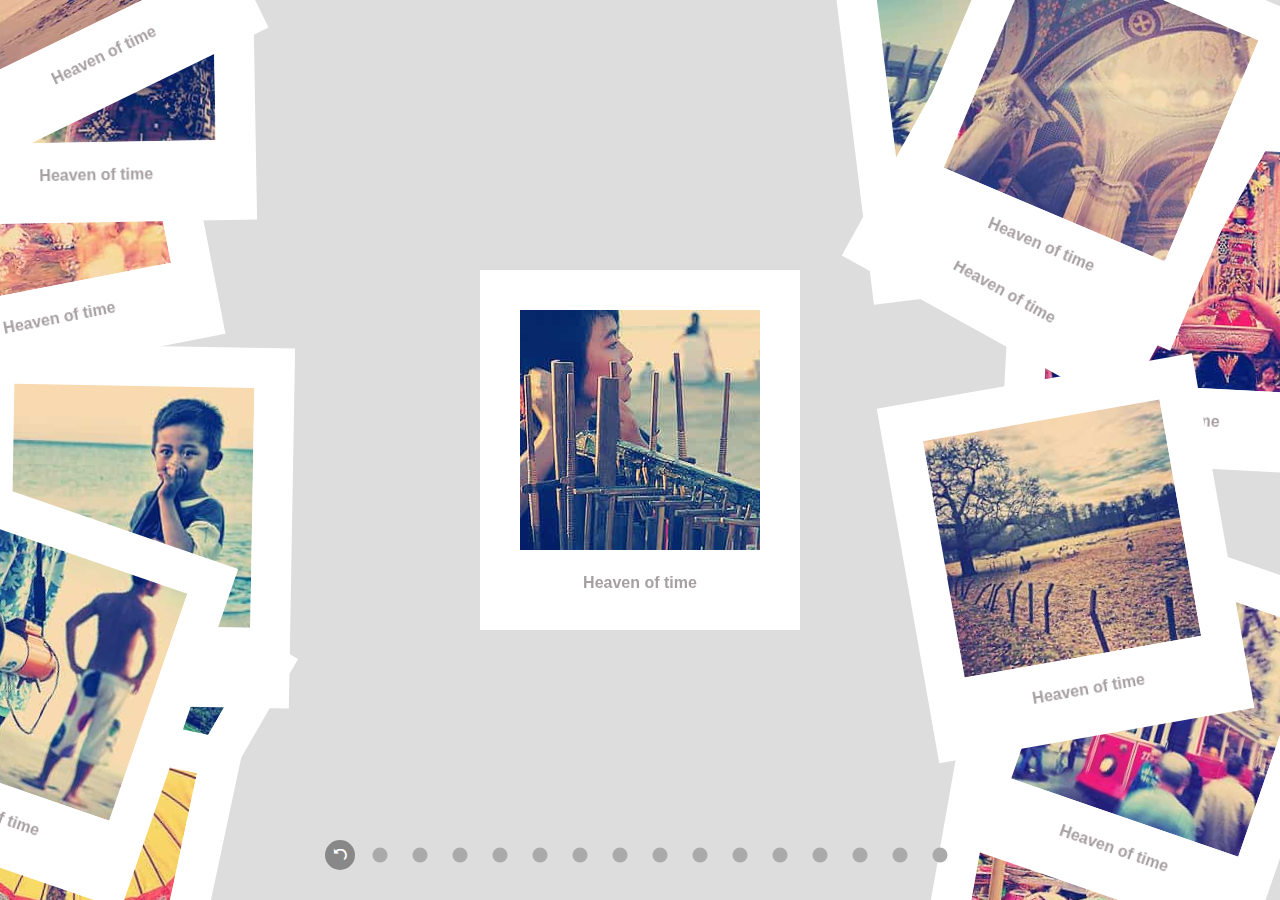
<file: 6061/index.html>
<!doctype html>
<html>

<head>
  <meta charset="utf-8">
  <title>gallery-by-react</title>
  <link rel="shortcut icon" href="favicon.ico" type="image/x-icon">
  <meta http-equiv="X-UA-Compatible" content="IE=edge,chrome=1">
  <meta name="description" content="">
  <meta name="viewport" content="width=device-width, initial-scale=1.0, maximum-scale=1.0, user-scalable=no">
<link href="index-7f1445f5927a212a71d9.min.css" rel="stylesheet"></head>

<body>
  <div id="app" class="content">

  </div>
<script type="text/javascript" src="manifest-8cbce85541ede2916241.min.js"></script><script type="text/javascript" src="vendor-dbc65975243bc7c84bca.min.js"></script><script type="text/javascript" src="index-0a507366a9b9f7e9fea6.min.js"></script></body>

</html>
</file>
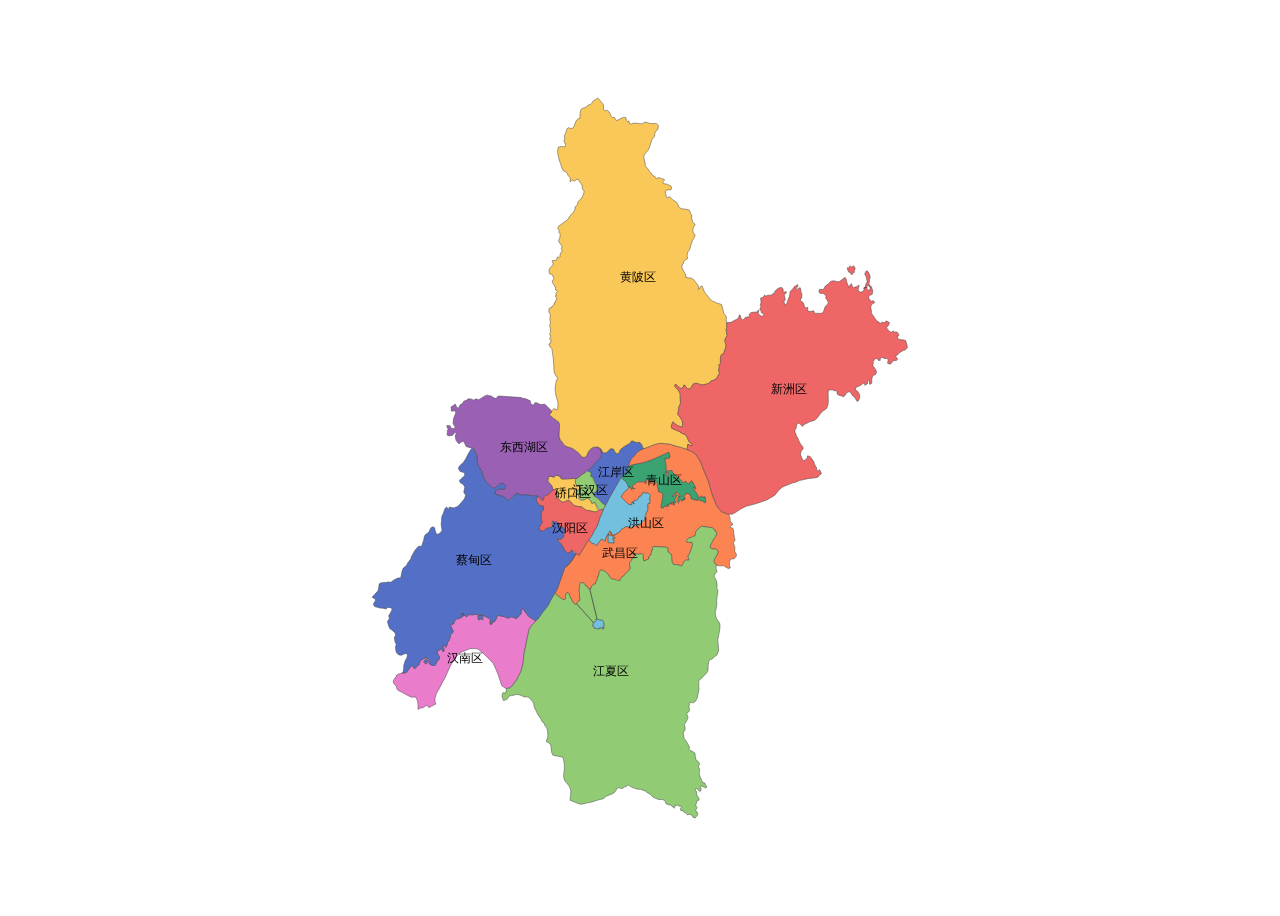
<file: web/6062/index.html>
<!DOCTYPE html>
<html lang="en">
<head>
    <meta charset="UTF-8">
    <meta http-equiv="X-UA-Compatible" content="IE=edge">
    <meta name="viewport" content="width=device-width, initial-scale=1.0">
    <title>Document</title>
    <style type="text/css">
        #map {
            width: 100%;
            height: 900px;
        }
    </style>
</head>
<body>
    <div id="map"></div>

    <script src="./lib/echarts.min.js"></script>
    <script src="./lib/jquery.min.js"></script>
    <script>
        $.get('json/420100_full.json', function (json) {
            window.json = json;
            echarts.registerMap('wuhan', json);
            const colorArr = ['#5470c6', '#91cc75', '#fac858', '#ee6666', '#73c0de', '#3ba272', '#fc8452', '#9a60b4', '#ea7ccc',
            '#5470c6', '#91cc75', '#fac858', '#ee6666', '#73c0de', '#3ba272', '#fc8452', '#9a60b4', '#ea7ccc'];
            const data = json.features.map((item, index) => ({
                name: item.properties.name,
                label: { 
                    show: true
                 },
                itemStyle: {
                    areaColor: colorArr[index]
                }
            }));
            var chart = echarts.init(document.getElementById('map'));
            chart.setOption({
                series: [{
                    type: 'map',
                    map: 'wuhan',
                    scaleLimit: {
                        min: 0.5,
                        max: 5
                    },
                    roam: true,
                    data: data,
                }],
            });

            chart.on('click', function (params) {
                console.log(params);
            });
        });
    </script>
</body>
</html>
</file>
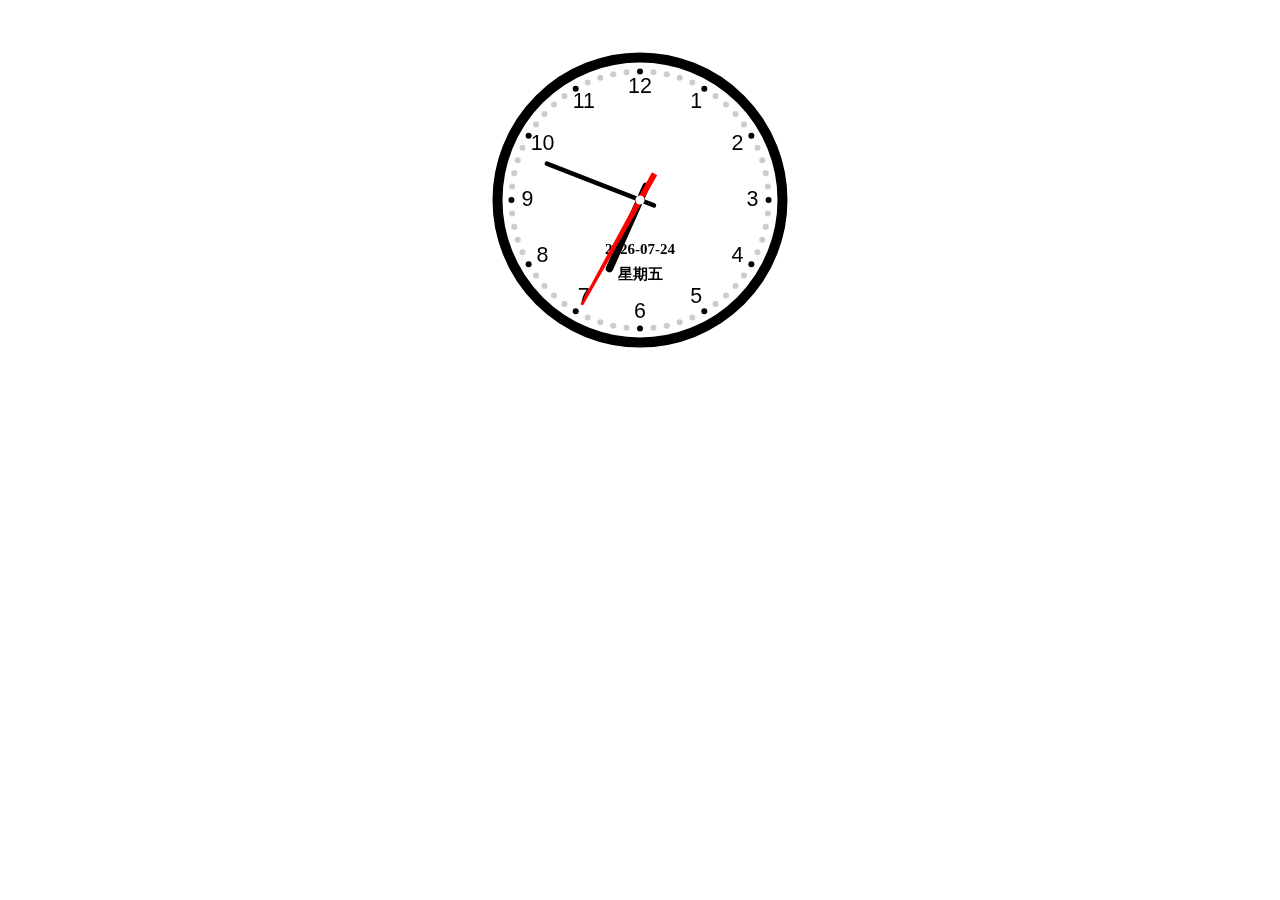
<file: web/6063/index.html>
<!DOCTYPE html>
<html>

<head>
    <meta charset="utf-8" />
    <meta name="viewport" content="width=device-width,initial-scale=1,minimum-scale=1,maximum-scale=1,user-scalable=no" />
    <title>canvas时钟</title>
    <link rel="shortcut icon" href="./favicon.ico" type="image/x-icon">
    <style type="text/css">
        #container {
            margin: 50px auto;
            width: calc(100% - 1100px);
            min-width: 300px;
        }
    </style>
</head>

<body>
    <div id="container"></div>
</body>
<script src="js/clock.js" type="text/javascript"></script>
<script type="text/javascript">
    var clock = new Clock({
        id: 'container'
    });

    // 相应window resize事件
    window.addEventListener('resize', function () {
        clock.destroy();
        clock.init();
    });
</script>

</html>
</file>
<file: 6061/index-7f1445f5927a212a71d9.min.css>
/*! gallery-by-react-with-webpack3 v1.0.0 | MIT License | 2020-12-8 */
/*! normalize.css v4.1.1 | MIT License | github.com/necolas/normalize.css */html{font-family:sans-serif;line-height:1.15;-ms-text-size-adjust:100%;-webkit-text-size-adjust:100%}body{margin:0}article,aside,details,figcaption,figure,footer,header,main,menu,nav,section,summary{display:block}audio,canvas,progress,video{display:inline-block}audio:not([controls]){display:none;height:0}progress{vertical-align:baseline}[hidden],template{display:none}a{background-color:transparent;-webkit-text-decoration-skip:objects}a:active,a:hover{outline-width:0}abbr[title]{border-bottom:none;text-decoration:underline;-webkit-text-decoration:underline dotted;-moz-text-decoration:underline dotted;text-decoration:underline dotted}b,strong{font-weight:inherit;font-weight:bolder}dfn{font-style:italic}h1{font-size:2em;margin:.67em 0}mark{background-color:#ff0;color:#000}small{font-size:80%}sub,sup{font-size:75%;line-height:0;position:relative;vertical-align:baseline}sub{bottom:-.25em}sup{top:-.5em}img{border-style:none}svg:not(:root){overflow:hidden}code,kbd,pre,samp{font-family:monospace,monospace;font-size:1em}figure{margin:1em 40px}hr{-webkit-box-sizing:content-box;-moz-box-sizing:content-box;box-sizing:content-box;height:0;overflow:visible}button,input,optgroup,select,textarea{font:inherit;margin:0}optgroup{font-weight:700}button,input{overflow:visible}button,select{text-transform:none}[type=reset],[type=submit],button,html [type=button]{-webkit-appearance:button}[type=button]::-moz-focus-inner,[type=reset]::-moz-focus-inner,[type=submit]::-moz-focus-inner,button::-moz-focus-inner{border-style:none;padding:0}[type=button]:-moz-focusring,[type=reset]:-moz-focusring,[type=submit]:-moz-focusring,button:-moz-focusring{outline:1px dotted ButtonText}fieldset{border:1px solid silver;margin:0 2px;padding:.35em .625em .75em}legend{-webkit-box-sizing:border-box;-moz-box-sizing:border-box;box-sizing:border-box;color:inherit;display:table;max-width:100%;padding:0;white-space:normal}textarea{overflow:auto}[type=checkbox],[type=radio]{-webkit-box-sizing:border-box;-moz-box-sizing:border-box;box-sizing:border-box;padding:0}[type=number]::-webkit-inner-spin-button,[type=number]::-webkit-outer-spin-button{height:auto}[type=search]{-webkit-appearance:textfield;outline-offset:-2px}[type=search]::-webkit-search-cancel-button,[type=search]::-webkit-search-decoration{-webkit-appearance:none}::-webkit-input-placeholder{color:inherit;opacity:.54}::-webkit-file-upload-button{-webkit-appearance:button;font:inherit}@font-face{font-family:icons-turn-arrow;src:url([data-uri]);src:url([data-uri]) format("embedded-opentype"),url([data-uri]) format("woff"),url([data-uri]) format("truetype"),url([data-uri]) format("svg")}body,html{background-color:#222}.content,.stage,body,html{height:100%;width:100%}.stage{position:relative}.img-figure{position:absolute;width:320px;height:360px;margin:0;padding:40px;-webkit-box-sizing:border-box;-moz-box-sizing:border-box;box-sizing:border-box;cursor:pointer;background-color:#fff;-webkit-transform-origin:0 50% 0;-moz-transform-origin:0 50% 0;-ms-transform-origin:0 50% 0;transform-origin:0 50% 0;-webkit-transform-style:preserve-3d;-moz-transform-style:preserve-3d;transform-style:preserve-3d;-webkit-transition:left .6s ease-in-out,top .6s ease-in-out,-webkit-transform .6s ease-in-out;transition:left .6s ease-in-out,top .6s ease-in-out,-webkit-transform .6s ease-in-out;-moz-transition:transform .6s ease-in-out,left .6s ease-in-out,top .6s ease-in-out,-moz-transform .6s ease-in-out;transition:transform .6s ease-in-out,left .6s ease-in-out,top .6s ease-in-out;transition:transform .6s ease-in-out,left .6s ease-in-out,top .6s ease-in-out,-webkit-transform .6s ease-in-out,-moz-transform .6s ease-in-out}.img-figure.is-inverse{-webkit-transform:translate(100%) rotateY(180deg);-moz-transform:translate(100%) rotateY(180deg);transform:translate(100%) rotateY(180deg)}.img-figure.is-inverse .img-back{-webkit-backface-visibility:visible;-moz-backface-visibility:visible;backface-visibility:visible}figcaption{text-align:center}figcaption .img-title{margin:20px 0 0;font-size:16px}figcaption .img-back,figcaption .img-title{color:#a7a0a2}figcaption .img-back{position:absolute;left:0;top:0;width:100%;height:100%;padding:50px 40px;overflow:auto;font-size:22px;line-height:1.25;text-align:left;background-color:#fff;-webkit-box-sizing:border-box;-moz-box-sizing:border-box;box-sizing:border-box;-webkit-transform:rotateY(180deg) translateZ(1px);-moz-transform:rotateY(180deg) translateZ(1px);transform:rotateY(180deg) translateZ(1px);-webkit-backface-visibility:hidden;-moz-backface-visibility:hidden;backface-visibility:hidden}figcaption .img-back p{margin:0;line-height:40px}.img-section{position:relative;width:100%;height:100%;overflow:hidden;background-color:#ddd;-webkit-perspective:1800px;-moz-perspective:1800px;perspective:1800px}.controller-unit{display:inline-block;height:30px;width:30px;margin:0 5px;text-align:center;vertical-align:middle;cursor:pointer;background-color:#aaa;border-radius:50%;-webkit-transform:scale(.5);-moz-transform:scale(.5);-ms-transform:scale(.5);transform:scale(.5);-webkit-transition:background-color .3s,-webkit-transform .6s ease-in-out;transition:background-color .3s,-webkit-transform .6s ease-in-out;-moz-transition:transform .6s ease-in-out,background-color .3s,-moz-transform .6s ease-in-out;transition:transform .6s ease-in-out,background-color .3s;transition:transform .6s ease-in-out,background-color .3s,-webkit-transform .6s ease-in-out,-moz-transform .6s ease-in-out}.controller-unit.is-center{background-color:#888;-webkit-transform:scale(1);-moz-transform:scale(1);-ms-transform:scale(1);transform:scale(1)}.controller-unit.is-center:before{color:#fff;font-family:icons-turn-arrow;font-size:80%;content:"\E600";line-height:30px;-webkit-font-smoothing:antialiased;-moz-font-smoothing:antialiased}.controller-unit.is-center.is-inverse{background-color:#555;-webkit-transform:rotateY(180deg);-moz-transform:rotateY(180deg);transform:rotateY(180deg)}.controller-nav{position:absolute;left:0;bottom:30px;z-index:1;width:100%;text-align:center}
</file>
